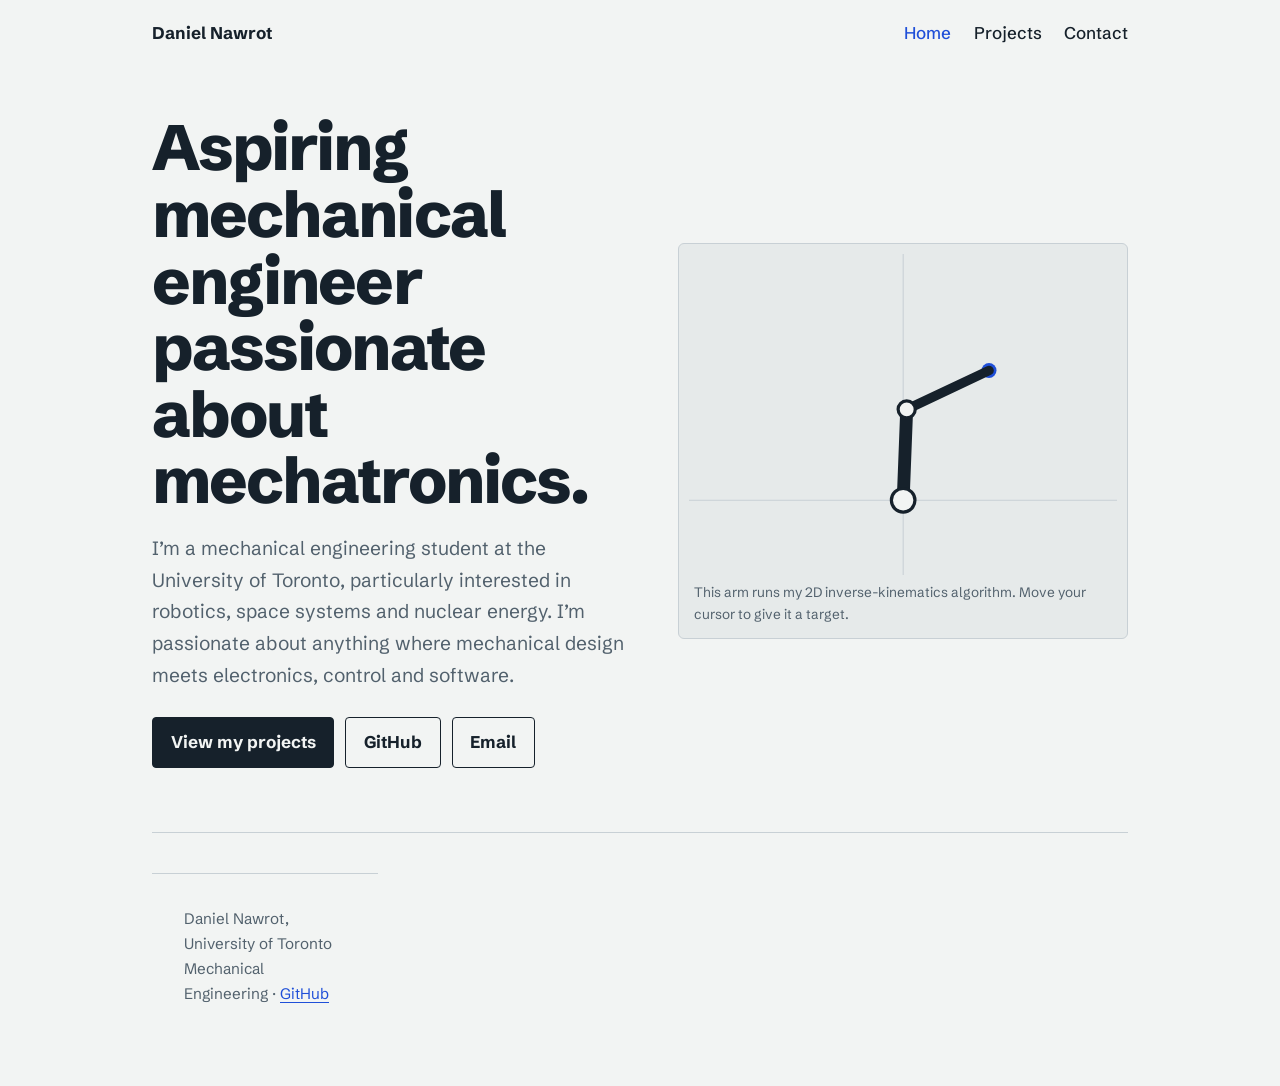
<file: index.html>
<!DOCTYPE html>
<html lang="en">

<head>
    <meta charset="utf-8">
    <meta name="viewport" content="width=device-width, initial-scale=1, viewport-fit=cover">
    <title>Daniel Nawrot | Mechanical Engineering</title>
    <link rel="preconnect" href="https://fonts.googleapis.com">
    <link rel="preconnect" href="https://fonts.gstatic.com" crossorigin>
    <link href="https://fonts.googleapis.com/css2?family=Schibsted+Grotesk:wght@400;500;700;800&display=swap"
        rel="stylesheet">
    <link rel="stylesheet" href="style.css">
</head>

<body>
    <div class="wrap">
        <nav aria-label="Primary"><a href="index.html"><strong>Daniel Nawrot</strong></a>
            <div class="links"><a href="index.html" aria-current="page">Home</a><a href="projects.html">Projects</a><a
                    href="mailto:daniel.nawrot@mail.utoronto.ca">Contact</a></div>
        </nav>
        <main>
            <header class="hero">
                <div>
                    <h1>Aspiring mechanical engineer passionate about mechatronics.</h1>
                    <p class="lede">I’m a mechanical engineering student at the University of Toronto, particularly
                        interested in
                        robotics, space systems and nuclear energy. I’m passionate about anything where mechanical
                        design
                        meets electronics, control and software.</p>
                    <div class="cta"><a class="btn main" href="projects.html">View my projects</a><a class="btn"
                            href="https://github.com/DanielNawrot">GitHub</a><a class="btn"
                            href="mailto:daniel.nawrot@mail.utoronto.ca">Email</a></div>
                </div>
                <div class="rig"><svg id="arm" viewBox="0 0 400 300" role="img"
                        aria-label="Two-link robot arm that follows your cursor using inverse kinematics">
                        <path d="M0 230H400M200 0V300" stroke="var(--rule)" stroke-width="1" />
                        <circle id="tgt" r="7" fill="var(--acc)" />
                        <line id="l1" stroke="var(--ink)" stroke-width="12" stroke-linecap="round" />
                        <line id="l2" stroke="var(--ink)" stroke-width="9" stroke-linecap="round" />
                        <circle cx="200" cy="230" r="11" fill="var(--bg)" stroke="var(--ink)" stroke-width="3" />
                        <circle id="j" r="8" fill="var(--bg)" stroke="var(--ink)" stroke-width="3" />
                    </svg>
                    <p>This arm runs my 2D inverse-kinematics algorithm. Move your cursor to give it a target.</p>
                </div>
            </header>
            <section class="interests" aria-label="Interests">
                <!-- <div><h3>Robotics</h3><p>Kinematics, control and computer vision.</p></div>
<div><h3>Space systems</h3><p>Engineering for extreme environments.</p></div>
<div><h3>Nuclear energy</h3><p>Reactor physics and power systems.</p></div>
<div><h3>Mechatronics</h3><p>Where mechanical, electrical and software meet.</p></div></section></main>
</div> -->
                <footer>
                    <div class="wrap">Daniel Nawrot, University of Toronto Mechanical Engineering &middot; <a
                            href="https://github.com/DanielNawrot">GitHub</a></div>
                </footer>
                <script src="arm.js"></script>
</body>

</html>
</file>
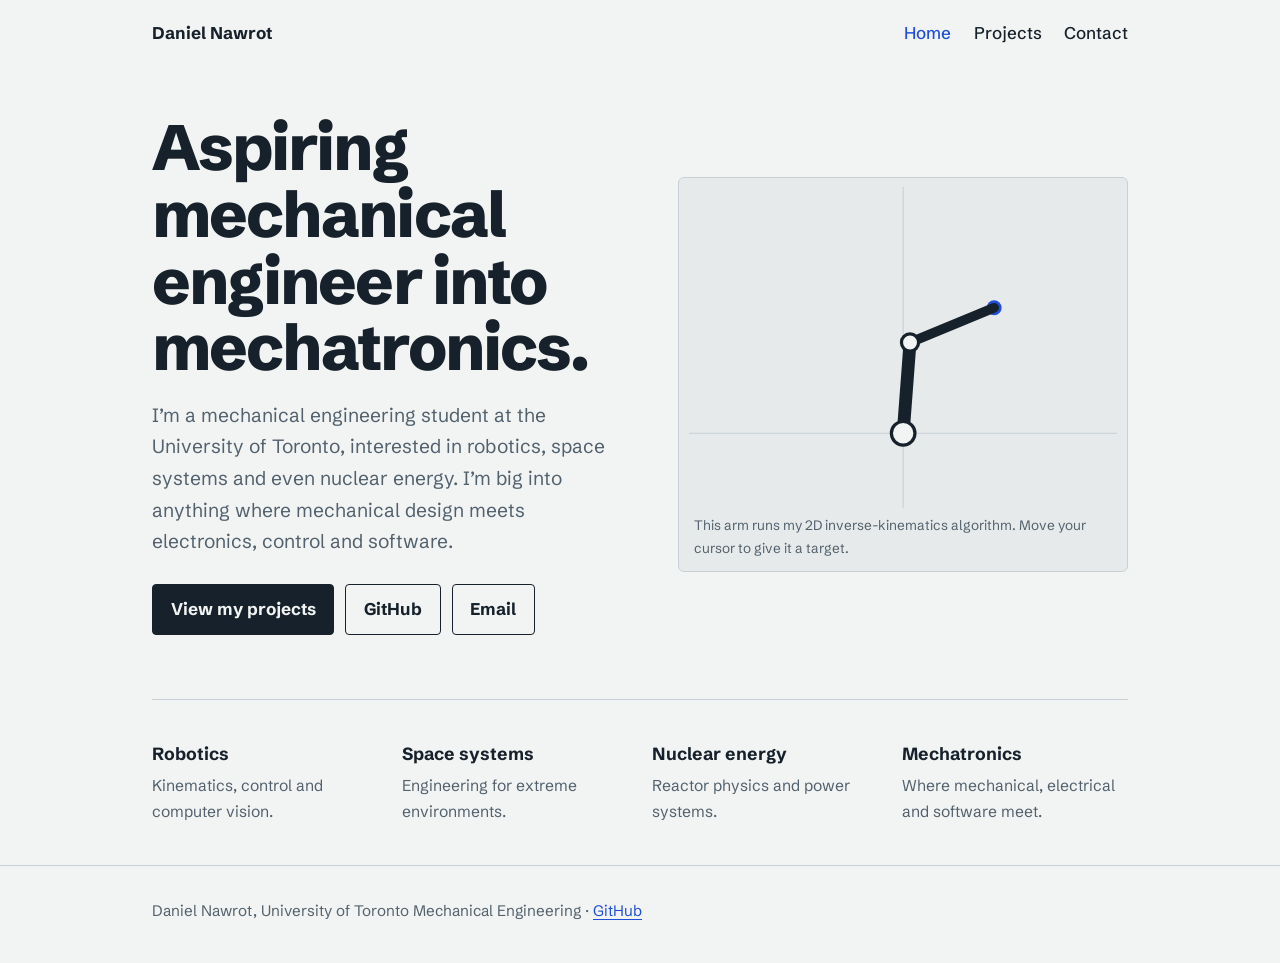
<file: Pages/index.html>
<!DOCTYPE html>
<html lang="en"><head><meta charset="utf-8">
<meta name="viewport" content="width=device-width, initial-scale=1, viewport-fit=cover">
<title>Daniel Nawrot | Mechanical Engineering</title>
<link rel="preconnect" href="https://fonts.googleapis.com"><link rel="preconnect" href="https://fonts.gstatic.com" crossorigin>
<link href="https://fonts.googleapis.com/css2?family=Schibsted+Grotesk:wght@400;500;700;800&display=swap" rel="stylesheet">
<link rel="stylesheet" href="style.css"></head><body>
<div class="wrap"><nav aria-label="Primary"><a href="index.html"><strong>Daniel Nawrot</strong></a>
<div class="links"><a href="index.html" aria-current="page">Home</a><a href="projects.html">Projects</a><a href="mailto:daniel.nawrot@mail.utoronto.ca">Contact</a></div></nav>
<main><header class="hero"><div>
<h1>Aspiring mechanical engineer into mechatronics.</h1>
<p class="lede">I’m a mechanical engineering student at the University of Toronto, interested in robotics, space systems and even nuclear energy. I’m big into anything where mechanical design meets electronics, control and software.</p>
<div class="cta"><a class="btn main" href="projects.html">View my projects</a><a class="btn" href="https://github.com/DanielNawrot">GitHub</a><a class="btn" href="mailto:daniel.nawrot@mail.utoronto.ca">Email</a></div></div>
<div class="rig"><svg id="arm" viewBox="0 0 400 300" role="img" aria-label="Two-link robot arm that follows your cursor using inverse kinematics">
<path d="M0 230H400M200 0V300" stroke="var(--rule)" stroke-width="1"/>
<circle id="tgt" r="7" fill="var(--acc)"/>
<line id="l1" stroke="var(--ink)" stroke-width="12" stroke-linecap="round"/>
<line id="l2" stroke="var(--ink)" stroke-width="9" stroke-linecap="round"/>
<circle cx="200" cy="230" r="11" fill="var(--bg)" stroke="var(--ink)" stroke-width="3"/>
<circle id="j" r="8" fill="var(--bg)" stroke="var(--ink)" stroke-width="3"/></svg>
<p>This arm runs my 2D inverse-kinematics algorithm. Move your cursor to give it a target.</p></div></header>
<section class="interests" aria-label="Interests">
<div><h3>Robotics</h3><p>Kinematics, control and computer vision.</p></div>
<div><h3>Space systems</h3><p>Engineering for extreme environments.</p></div>
<div><h3>Nuclear energy</h3><p>Reactor physics and power systems.</p></div>
<div><h3>Mechatronics</h3><p>Where mechanical, electrical and software meet.</p></div></section></main>
</div>
<footer><div class="wrap">Daniel Nawrot, University of Toronto Mechanical Engineering &middot; <a href="https://github.com/DanielNawrot">GitHub</a></div></footer>
<script src="arm.js"></script>
</body></html>
</file>
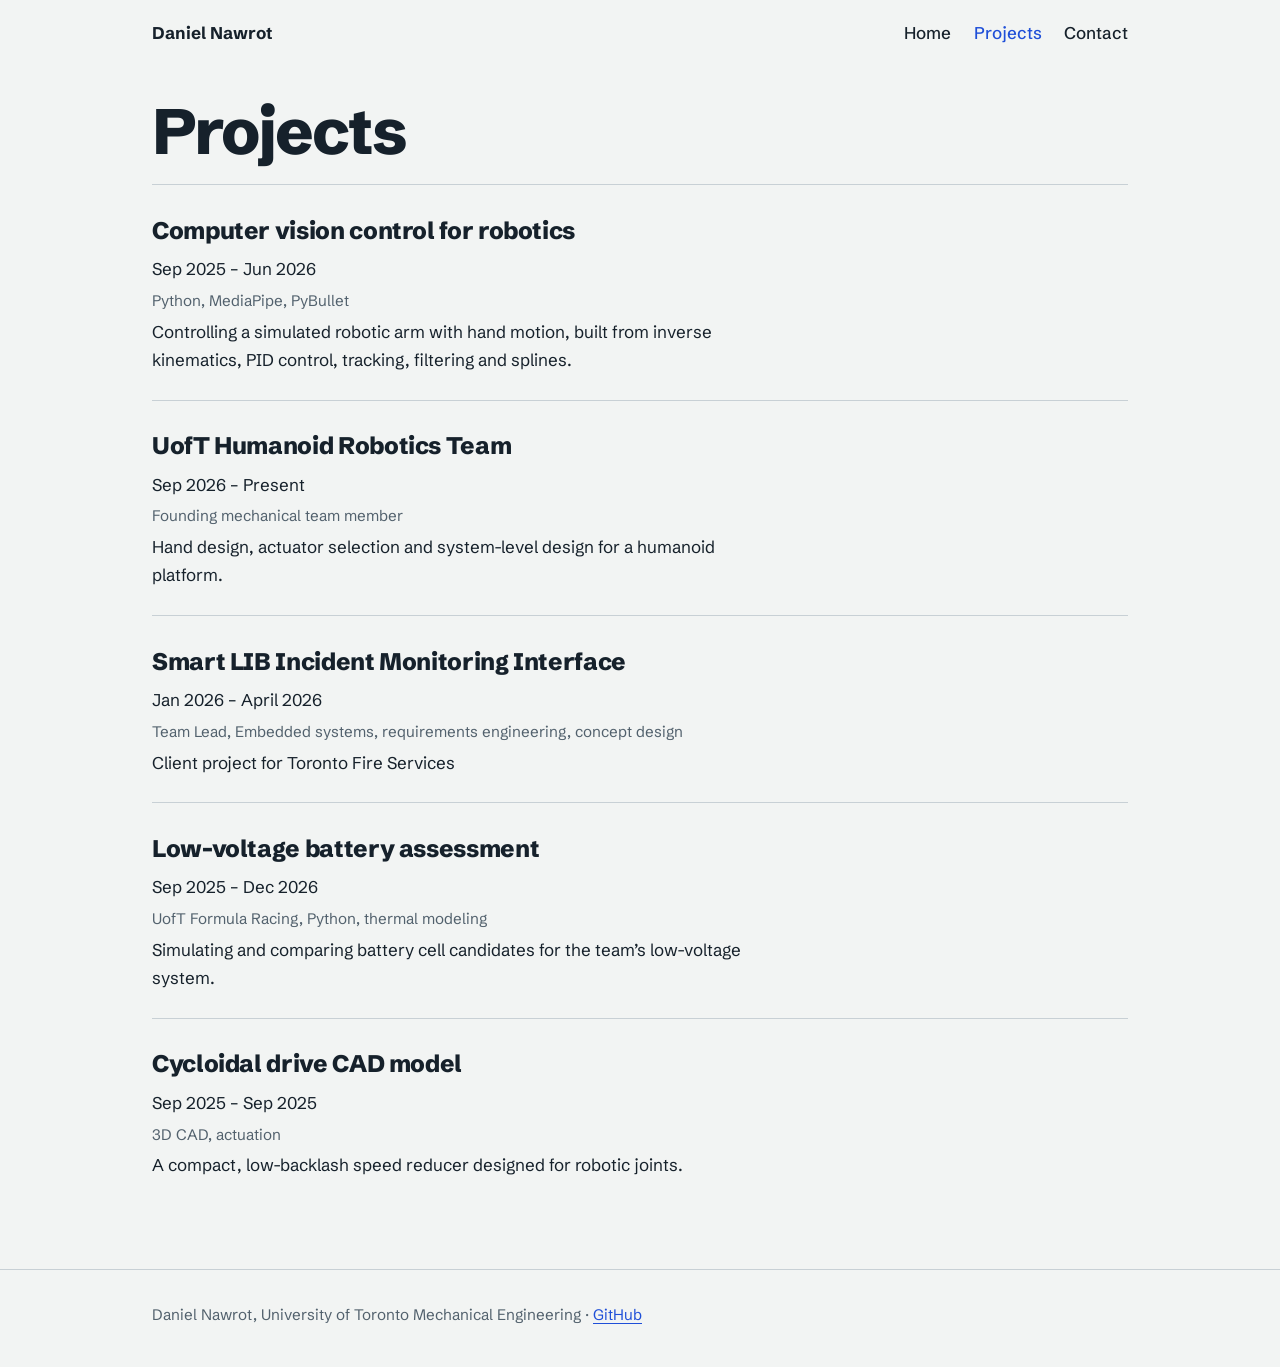
<file: projects.html>
<!DOCTYPE html>
<html lang="en">

<head>
    <meta charset="utf-8">
    <meta name="viewport" content="width=device-width, initial-scale=1, viewport-fit=cover">
    <title>Projects | Daniel Nawrot</title>
    <link rel="preconnect" href="https://fonts.googleapis.com">
    <link rel="preconnect" href="https://fonts.gstatic.com" crossorigin>
    <link href="https://fonts.googleapis.com/css2?family=Schibsted+Grotesk:wght@400;500;700;800&display=swap"
        rel="stylesheet">
    <link rel="stylesheet" href="style.css">
</head>

<body>
    <div class="wrap">
        <nav aria-label="Primary"><a href="index.html"><strong>Daniel Nawrot</strong></a>
            <div class="links"><a href="index.html">Home</a><a href="projects.html" aria-current="page">Projects</a><a
                    href="mailto:daniel.nawrot@mail.utoronto.ca">Contact</a></div>
        </nav>
        <main>
            <h1 style="margin-top:2rem">Projects</h1>
            <ul class="plist">
                <li><a class="t" href="vision-control.html">Computer vision control for robotics</a>
                    <p class="date">Sep 2025 – Jun 2026</p>
                    <p class="tags">Python, MediaPipe, PyBullet</p>
                    <p>Controlling a simulated robotic arm with hand motion, built from inverse kinematics, PID control,
                        tracking, filtering and splines.</p>
                </li>
                <li><a class="t" href="uthr.html">UofT Humanoid Robotics Team</a>
                    <p class="date">Sep 2026 – Present</p>
                    <p class="tags">Founding mechanical team member</p>
                    <p>Hand design, actuator selection and system-level design for a humanoid platform.</p>
                </li>
                <li><a class="t" href="smart-lib-monitor.html">Smart LIB Incident Monitoring Interface</a>
                    <p class="date">Jan 2026 – April 2026</p>
                    <p class="tags">Team Lead, Embedded systems, requirements engineering, concept design</p>
                    <p>Client project for Toronto Fire Services</p>
                </li>
                <li><a class="t" href="battery-assessment.html">Low-voltage battery assessment</a>
                    <p class="date">Sep 2025 – Dec 2026</p>
                    <p class="tags">UofT Formula Racing, Python, thermal modeling</p>
                    <p>Simulating and comparing battery cell candidates for the team’s low-voltage system.</p>
                </li>
                <li><a class="t" href="cycloidal-drive.html">Cycloidal drive CAD model</a>
                    <p class="date">Sep 2025 – Sep 2025</p>
                    <p class="tags">3D CAD, actuation</p>
                    <p>A compact, low-backlash speed reducer designed for robotic joints.</p>
                </li>
            </ul>
        </main>
    </div>
    <footer>
        <div class="wrap">Daniel Nawrot, University of Toronto Mechanical Engineering &middot; <a
                href="https://github.com/DanielNawrot">GitHub</a></div>
    </footer>
</body>

</html>
</file>
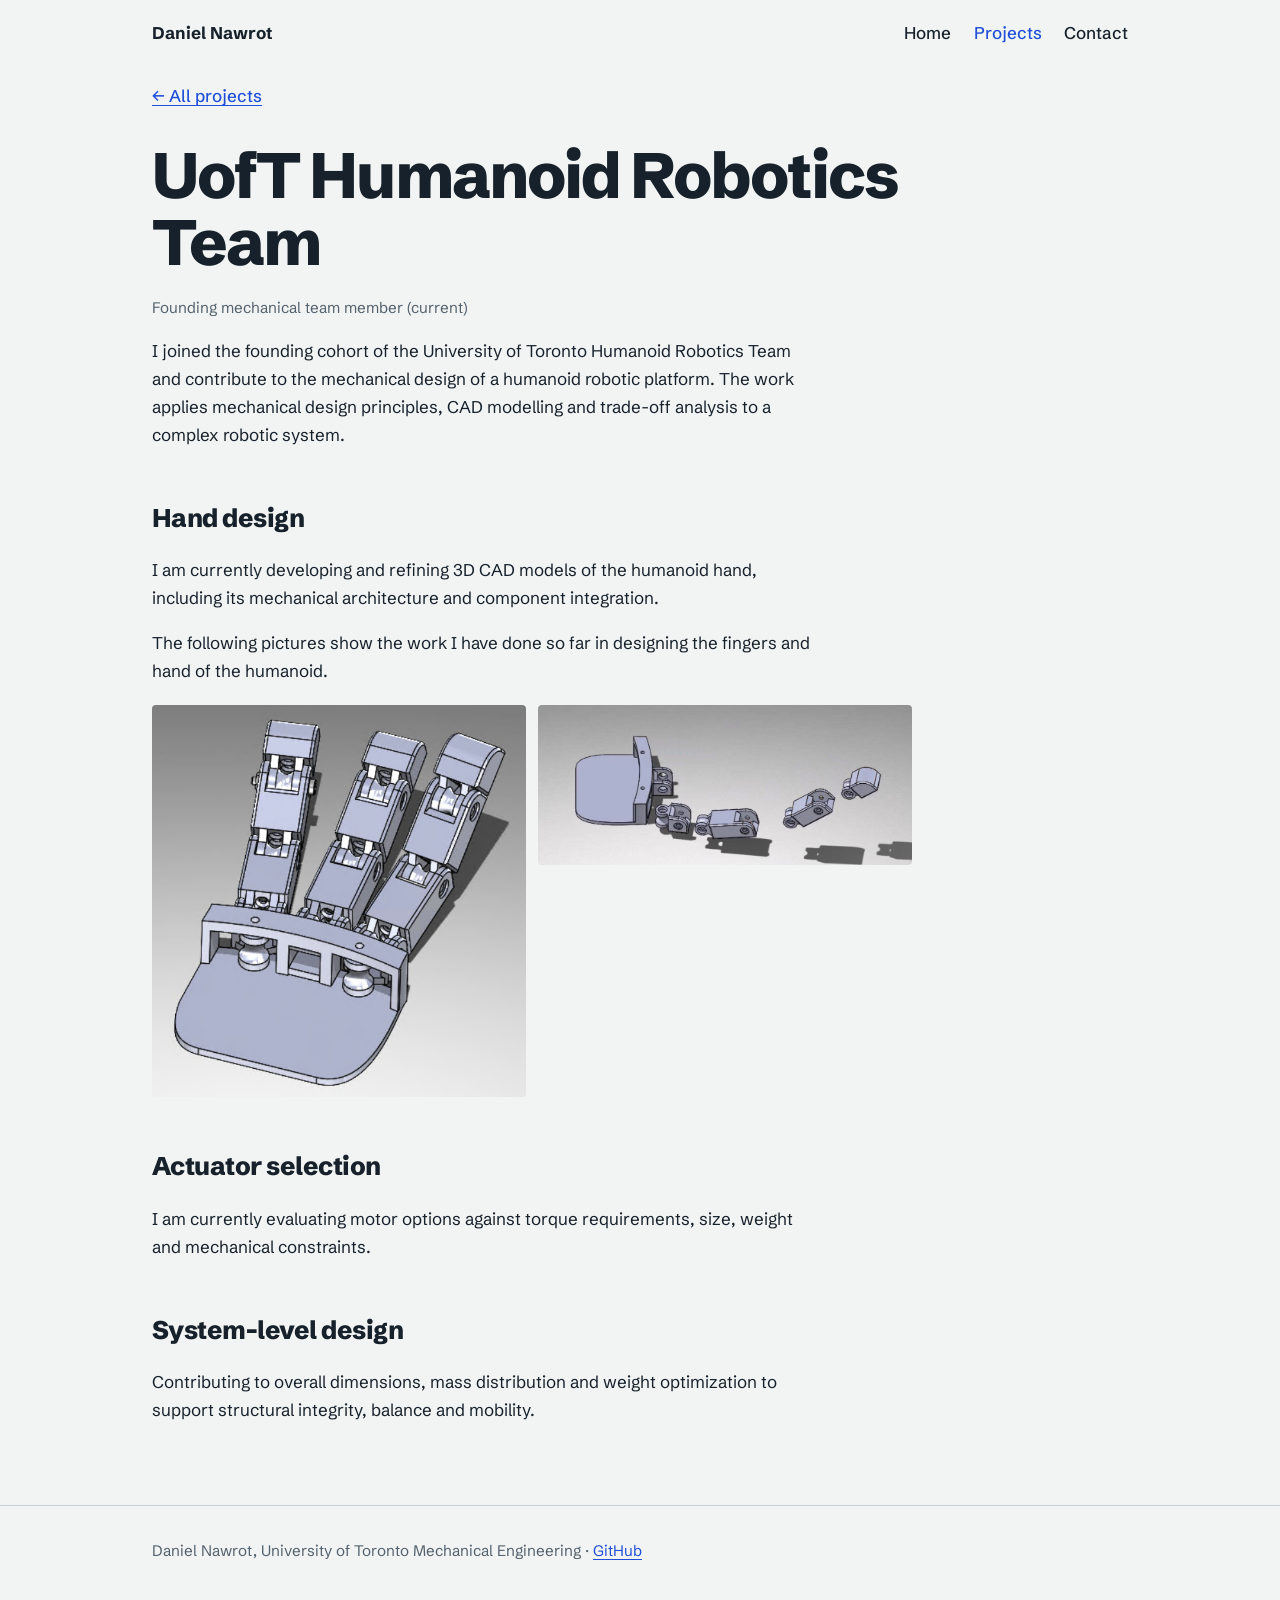
<file: uthr.html>
<!DOCTYPE html>
<html lang="en">

<head>
    <meta charset="utf-8">
    <meta name="viewport" content="width=device-width, initial-scale=1, viewport-fit=cover">
    <title>UofT Humanoid Robotics Team | Daniel Nawrot</title>
    <link rel="preconnect" href="https://fonts.googleapis.com">
    <link rel="preconnect" href="https://fonts.gstatic.com" crossorigin>
    <link href="https://fonts.googleapis.com/css2?family=Schibsted+Grotesk:wght@400;500;700;800&display=swap"
        rel="stylesheet">
    <link rel="stylesheet" href="style.css">
</head>

<body>
    <div class="wrap">
        <nav aria-label="Primary"><a href="index.html"><strong>Daniel Nawrot</strong></a>
            <div class="links"><a href="index.html">Home</a><a href="projects.html" aria-current="page">Projects</a><a
                    href="mailto:daniel.nawrot@mail.utoronto.ca">Contact</a></div>
        </nav>
        <main class="page"><a class="back" href="projects.html">&larr; All projects</a>
            <h1>UofT Humanoid Robotics Team</h1>
            <p class="tags">Founding mechanical team member (current)</p>
            <p>I joined the founding cohort of the University of Toronto Humanoid Robotics Team and contribute to the
                mechanical design of a humanoid robotic platform. The work applies mechanical design principles, CAD
                modelling and trade-off analysis to a complex robotic system.</p>
            <h2>Hand design</h2>
            <p>I am currently developing and refining 3D CAD models of the humanoid hand, including its mechanical
                architecture and
                component integration.</p>
            <p>The following pictures show the work I have done so far in designing the fingers and hand of the
                humanoid.</p>
            <div class="gallery"><img src="Pictures/UTHR_Hand_1.png" alt="CAD model of the humanoid hand"
                    loading="lazy"><img src="Pictures/UTHR_Hand_Exploded.png"
                    alt="Exploded view of the humanoid hand assembly" loading="lazy"></div>
            <h2>Actuator selection</h2>
            <p>I am currently evaluating motor options against torque requirements, size, weight and mechanical
                constraints.</p>
            <h2>System-level design</h2>
            <p>Contributing to overall dimensions, mass distribution and weight optimization to support structural
                integrity, balance and mobility.</p>
            <!-- Add: specific design decisions, trade-offs and results you can share. -->
        </main>
    </div>
    <footer>
        <div class="wrap">Daniel Nawrot, University of Toronto Mechanical Engineering &middot; <a
                href="https://github.com/DanielNawrot">GitHub</a></div>
    </footer>
</body>

</html>
</file>
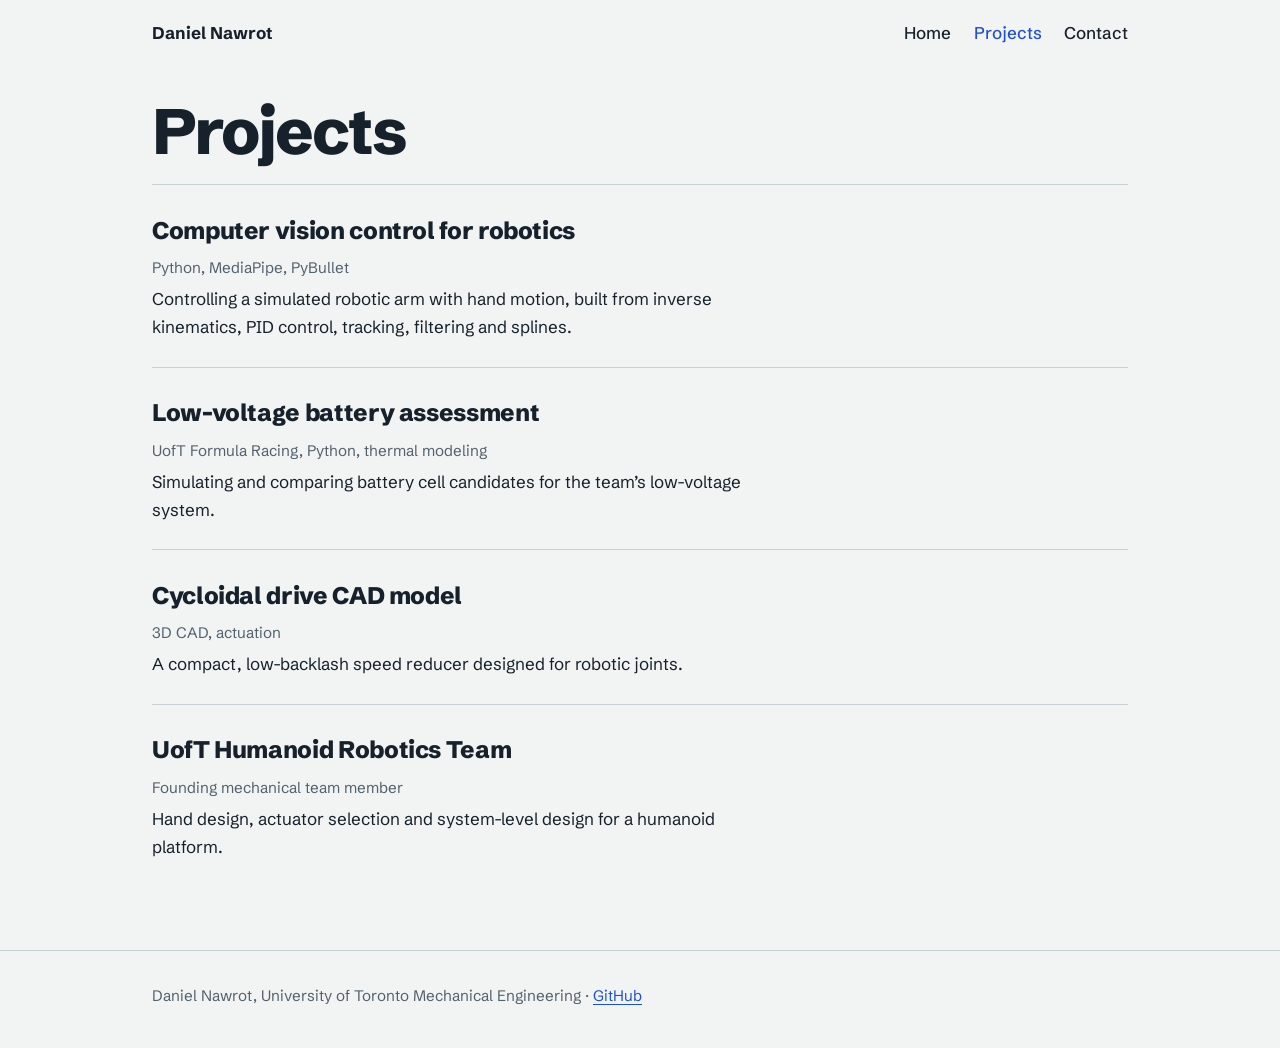
<file: Pages/projects.html>
<!DOCTYPE html>
<html lang="en"><head><meta charset="utf-8">
<meta name="viewport" content="width=device-width, initial-scale=1, viewport-fit=cover">
<title>Projects | Daniel Nawrot</title>
<link rel="preconnect" href="https://fonts.googleapis.com"><link rel="preconnect" href="https://fonts.gstatic.com" crossorigin>
<link href="https://fonts.googleapis.com/css2?family=Schibsted+Grotesk:wght@400;500;700;800&display=swap" rel="stylesheet">
<link rel="stylesheet" href="style.css"></head><body>
<div class="wrap"><nav aria-label="Primary"><a href="index.html"><strong>Daniel Nawrot</strong></a>
<div class="links"><a href="index.html">Home</a><a href="projects.html" aria-current="page">Projects</a><a href="mailto:daniel.nawrot@mail.utoronto.ca">Contact</a></div></nav>
<main><h1 style="margin-top:2rem">Projects</h1>
<ul class="plist">
<li><a class="t" href="vision-control.html">Computer vision control for robotics</a><p class="tags">Python, MediaPipe, PyBullet</p><p>Controlling a simulated robotic arm with hand motion, built from inverse kinematics, PID control, tracking, filtering and splines.</p></li>
<li><a class="t" href="battery-assessment.html">Low-voltage battery assessment</a><p class="tags">UofT Formula Racing, Python, thermal modeling</p><p>Simulating and comparing battery cell candidates for the team’s low-voltage system.</p></li>
<li><a class="t" href="cycloidal-drive.html">Cycloidal drive CAD model</a><p class="tags">3D CAD, actuation</p><p>A compact, low-backlash speed reducer designed for robotic joints.</p></li>
<li><a class="t" href="uthr.html">UofT Humanoid Robotics Team</a><p class="tags">Founding mechanical team member</p><p>Hand design, actuator selection and system-level design for a humanoid platform.</p></li></ul></main>
</div>
<footer><div class="wrap">Daniel Nawrot, University of Toronto Mechanical Engineering &middot; <a href="https://github.com/DanielNawrot">GitHub</a></div></footer>
</body></html>
</file>
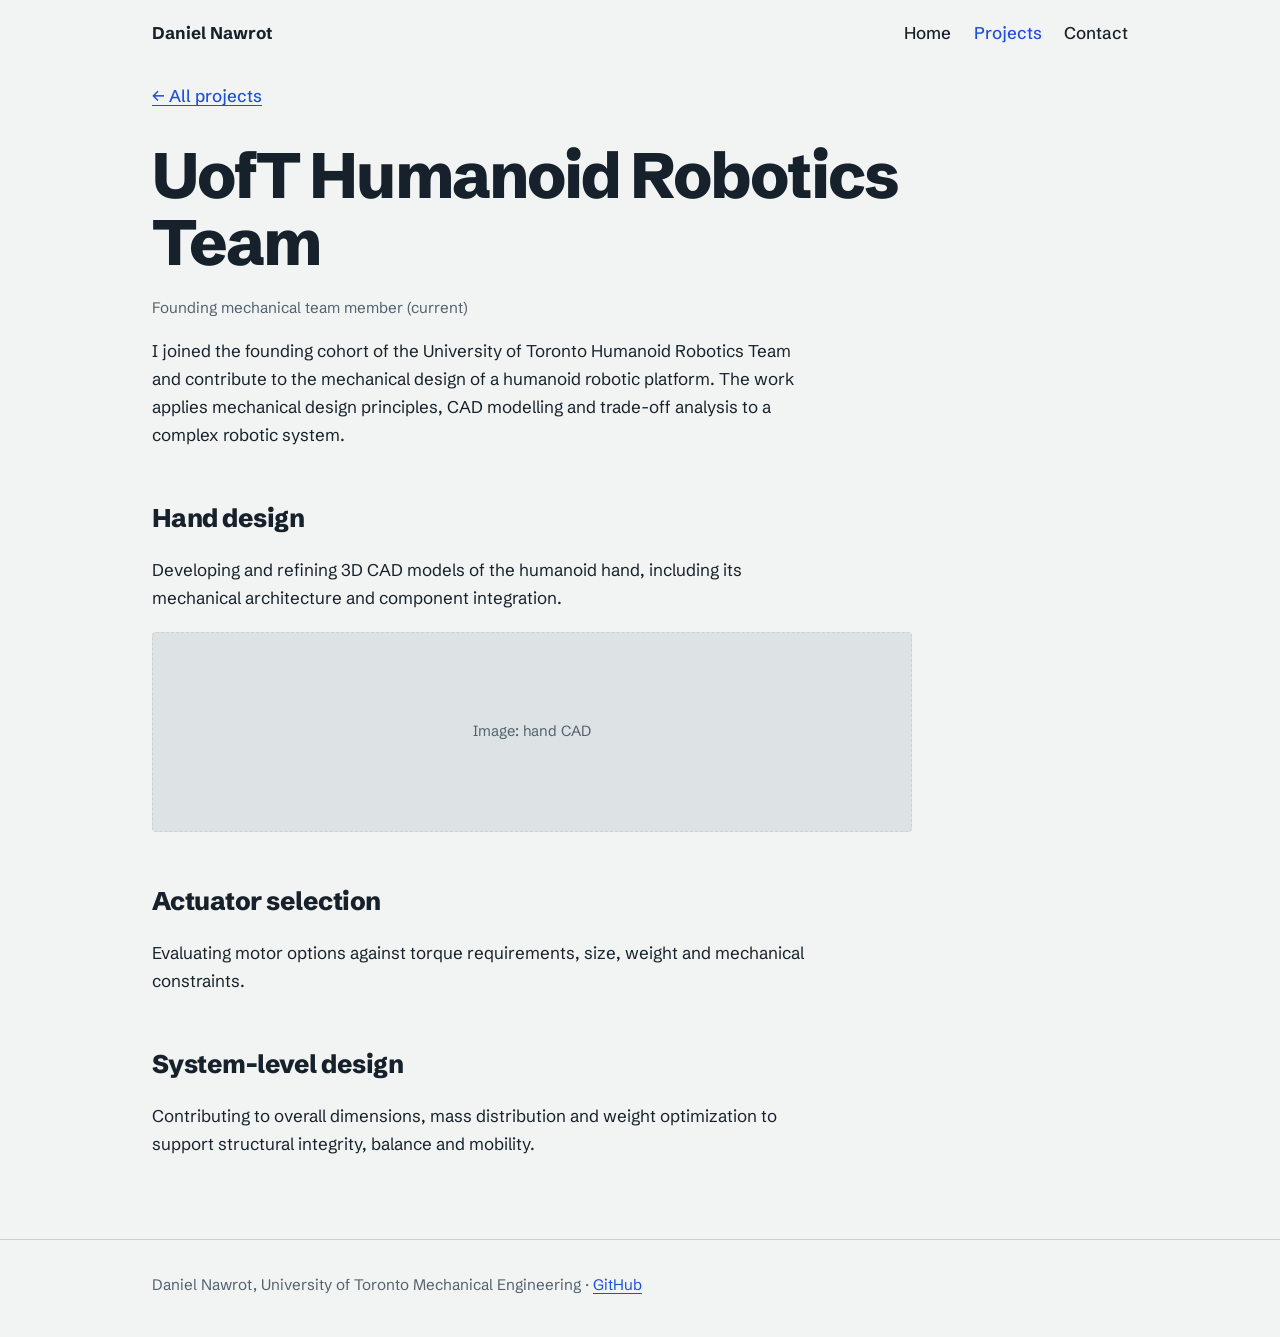
<file: Pages/uthr.html>
<!DOCTYPE html>
<html lang="en"><head><meta charset="utf-8">
<meta name="viewport" content="width=device-width, initial-scale=1, viewport-fit=cover">
<title>UofT Humanoid Robotics Team | Daniel Nawrot</title>
<link rel="preconnect" href="https://fonts.googleapis.com"><link rel="preconnect" href="https://fonts.gstatic.com" crossorigin>
<link href="https://fonts.googleapis.com/css2?family=Schibsted+Grotesk:wght@400;500;700;800&display=swap" rel="stylesheet">
<link rel="stylesheet" href="style.css"></head><body>
<div class="wrap"><nav aria-label="Primary"><a href="index.html"><strong>Daniel Nawrot</strong></a>
<div class="links"><a href="index.html">Home</a><a href="projects.html" aria-current="page">Projects</a><a href="mailto:daniel.nawrot@mail.utoronto.ca">Contact</a></div></nav>
<main class="page"><a class="back" href="projects.html">&larr; All projects</a>
<h1>UofT Humanoid Robotics Team</h1>
<p class="tags">Founding mechanical team member (current)</p>
<p>I joined the founding cohort of the University of Toronto Humanoid Robotics Team and contribute to the mechanical design of a humanoid robotic platform. The work applies mechanical design principles, CAD modelling and trade-off analysis to a complex robotic system.</p>
<h2>Hand design</h2><p>Developing and refining 3D CAD models of the humanoid hand, including its mechanical architecture and component integration.</p><div class="ph">Image: hand CAD</div>
<h2>Actuator selection</h2><p>Evaluating motor options against torque requirements, size, weight and mechanical constraints.</p>
<h2>System-level design</h2><p>Contributing to overall dimensions, mass distribution and weight optimization to support structural integrity, balance and mobility.</p>
<!-- Add: specific design decisions, trade-offs and results you can share. --></main>
</div>
<footer><div class="wrap">Daniel Nawrot, University of Toronto Mechanical Engineering &middot; <a href="https://github.com/DanielNawrot">GitHub</a></div></footer>
</body></html>
</file>
<file: style.css>
:root{--bg:#f2f4f3;--ink:#16212b;--mute:#52616d;--rule:#c8d0d5;--acc:#1f4fd8;--panel:#e6eaea;--ph:#dde3e4;
box-sizing:border-box;padding-top:env(safe-area-inset-top,0px);padding-bottom:env(safe-area-inset-bottom,0px)}
@media(prefers-color-scheme:dark){:root:not([data-theme="light"]){--bg:#10171d;--ink:#e8edf0;--mute:#9aa9b4;--rule:#2c3a45;--acc:#7da2ff;--panel:#18222a;--ph:#1c2830}}
*,*::before,*::after{box-sizing:inherit}
html{scroll-padding-top:env(safe-area-inset-top,0px)}
body{margin:0;background:var(--bg);color:var(--ink);font:400 1.0625rem/1.65 "Schibsted Grotesk",system-ui,-apple-system,"Segoe UI",sans-serif}
a{color:var(--acc);text-underline-offset:3px}
a:focus-visible{outline:2px solid var(--acc);outline-offset:3px}
.wrap{max-width:1040px;margin:0 auto;padding:0 clamp(1.1rem,4vw,2rem)}
nav{display:flex;justify-content:space-between;align-items:center;padding:1.2rem 0;font-weight:500}
nav .links{display:flex;gap:1.4rem}
nav a{color:var(--ink);text-decoration:none}
nav a:hover,nav a[aria-current]{color:var(--acc)}
h1{font-size:clamp(2.3rem,6vw,4rem);line-height:1.04;letter-spacing:-.03em;font-weight:800;margin:0 0 1.2rem}
h2{font-size:1.6rem;letter-spacing:-.02em;margin:3rem 0 .8rem;font-weight:800}
h3{font-size:1.2rem;margin:2rem 0 .5rem}
.hero{display:grid;grid-template-columns:1.1fr 1fr;gap:2rem;align-items:center;padding:3rem 0 4rem}
.lede{font-size:1.2rem;color:var(--mute);max-width:40ch;margin:0 0 1.6rem}
.cta{display:flex;flex-wrap:wrap;gap:.7rem}
.btn{display:inline-block;padding:.65rem 1.1rem;border:1.5px solid var(--ink);border-radius:4px;color:var(--ink);text-decoration:none;font-weight:700}
.btn.main{background:var(--ink);color:var(--bg)}
.btn:hover{border-color:var(--acc);color:var(--acc)}
.btn.main:hover{background:var(--acc);color:var(--bg)}
.rig{background:var(--panel);border:1px solid var(--rule);border-radius:6px;padding:.6rem}
.rig svg{display:block;width:100%;height:auto;touch-action:none}
.rig p{margin:.4rem .3rem .1rem;font-size:.85rem;color:var(--mute)}
.interests{border-top:1px solid var(--rule);padding:2.5rem 0;display:grid;grid-template-columns:repeat(4,1fr);gap:1.5rem}
.interests h3{margin:0 0 .3rem;font-size:1.1rem}
.interests p{margin:0;color:var(--mute);font-size:.98rem}
.plist{margin:1rem 0 4rem;padding:0;list-style:none}
.plist li{border-top:1px solid var(--rule);padding:1.6rem 0}
.plist a.t{font-size:1.5rem;font-weight:800;letter-spacing:-.015em;color:var(--ink);text-decoration:none}
.plist a.t:hover{color:var(--acc)}
.plist p{margin:.3rem 0 0;max-width:62ch}
.tags{color:var(--mute);font-size:.95rem;margin:0 0 1rem}
.page{max-width:760px;padding-bottom:4rem}
.back{display:inline-block;margin:1rem 0 2rem;font-weight:500}
.page p,.page li{max-width:66ch}
.page li{margin-bottom:.4rem}
.eq{font-family:ui-monospace,Menlo,Consolas,monospace;font-size:.92rem;background:var(--panel);border-left:3px solid var(--acc);padding:.7rem .9rem;margin:1rem 0;overflow-x:auto;white-space:pre}
.ph{margin:1.2rem 0;min-height:200px;background:var(--ph);border:1.5px dashed var(--rule);border-radius:4px;display:flex;align-items:center;justify-content:center;text-align:center;padding:1rem;color:var(--mute);font-size:.92rem}
figure.img{margin:1.2rem 0}
figure.img img{width:100%;height:auto;border-radius:4px}
figcaption{color:var(--mute);font-size:.9rem;margin-top:.4rem}
footer{border-top:1px solid var(--rule);padding:2rem 0 2.5rem;color:var(--mute);font-size:.95rem}
@media(max-width:820px){.hero{grid-template-columns:1fr;padding-top:1.5rem}.interests{grid-template-columns:1fr 1fr}}
.gallery{display:grid;grid-template-columns:1fr 1fr;gap:.8rem;margin:1.2rem 0}
.gallery img,.page video{width:100%;height:auto;border-radius:4px;display:block;background:var(--panel)}
.page video{margin:1.2rem 0}
@media(max-width:560px){.gallery{grid-template-columns:1fr}}
.eq.math{font-family:inherit;white-space:normal;font-size:1.05rem;border-left-width:3px;padding:.3rem .9rem}
.eq.math .katex-display{margin:.6em 0}
.glance{display:grid;grid-template-columns:repeat(2,1fr);gap:.2rem 2rem;margin:1.5rem 0 2rem;padding:1rem 0;border-top:1px solid var(--rule);border-bottom:1px solid var(--rule)}
.glance div{padding:.4rem 0}
.glance dt{font-size:.82rem;text-transform:uppercase;letter-spacing:.06em;color:var(--mute)}
.glance dd{margin:0;font-weight:500}
.tw{overflow-x:auto;margin:1.2rem 0}
.tw table{border-collapse:collapse;width:100%;font-size:.95rem}
.tw th,.tw td{border:1px solid var(--rule);padding:.5rem .7rem;text-align:left;vertical-align:top}
.tw th{background:var(--panel);font-weight:700}
.tw td.c,.tw th.c{text-align:center;white-space:nowrap}
.callout{border-left:3px solid var(--acc);background:var(--panel);padding:.8rem 1rem;margin:1.4rem 0}
.callout p{margin:0}
@media(max-width:560px){.glance{grid-template-columns:1fr}}
</file>
<file: Pages/style.css>
:root{--bg:#f2f4f3;--ink:#16212b;--mute:#52616d;--rule:#c8d0d5;--acc:#1f4fd8;--panel:#e6eaea;--ph:#dde3e4;
box-sizing:border-box;padding-top:env(safe-area-inset-top,0px);padding-bottom:env(safe-area-inset-bottom,0px)}
@media(prefers-color-scheme:dark){:root:not([data-theme="light"]){--bg:#10171d;--ink:#e8edf0;--mute:#9aa9b4;--rule:#2c3a45;--acc:#7da2ff;--panel:#18222a;--ph:#1c2830}}
*,*::before,*::after{box-sizing:inherit}
html{scroll-padding-top:env(safe-area-inset-top,0px)}
body{margin:0;background:var(--bg);color:var(--ink);font:400 1.0625rem/1.65 "Schibsted Grotesk",system-ui,-apple-system,"Segoe UI",sans-serif}
a{color:var(--acc);text-underline-offset:3px}
a:focus-visible{outline:2px solid var(--acc);outline-offset:3px}
.wrap{max-width:1040px;margin:0 auto;padding:0 clamp(1.1rem,4vw,2rem)}
nav{display:flex;justify-content:space-between;align-items:center;padding:1.2rem 0;font-weight:500}
nav .links{display:flex;gap:1.4rem}
nav a{color:var(--ink);text-decoration:none}
nav a:hover,nav a[aria-current]{color:var(--acc)}
h1{font-size:clamp(2.3rem,6vw,4rem);line-height:1.04;letter-spacing:-.03em;font-weight:800;margin:0 0 1.2rem}
h2{font-size:1.6rem;letter-spacing:-.02em;margin:3rem 0 .8rem;font-weight:800}
h3{font-size:1.2rem;margin:2rem 0 .5rem}
.hero{display:grid;grid-template-columns:1.1fr 1fr;gap:2rem;align-items:center;padding:3rem 0 4rem}
.lede{font-size:1.2rem;color:var(--mute);max-width:40ch;margin:0 0 1.6rem}
.cta{display:flex;flex-wrap:wrap;gap:.7rem}
.btn{display:inline-block;padding:.65rem 1.1rem;border:1.5px solid var(--ink);border-radius:4px;color:var(--ink);text-decoration:none;font-weight:700}
.btn.main{background:var(--ink);color:var(--bg)}
.btn:hover{border-color:var(--acc);color:var(--acc)}
.btn.main:hover{background:var(--acc);color:var(--bg)}
.rig{background:var(--panel);border:1px solid var(--rule);border-radius:6px;padding:.6rem}
.rig svg{display:block;width:100%;height:auto;touch-action:none}
.rig p{margin:.4rem .3rem .1rem;font-size:.85rem;color:var(--mute)}
.interests{border-top:1px solid var(--rule);padding:2.5rem 0;display:grid;grid-template-columns:repeat(4,1fr);gap:1.5rem}
.interests h3{margin:0 0 .3rem;font-size:1.1rem}
.interests p{margin:0;color:var(--mute);font-size:.98rem}
.plist{margin:1rem 0 4rem;padding:0;list-style:none}
.plist li{border-top:1px solid var(--rule);padding:1.6rem 0}
.plist a.t{font-size:1.5rem;font-weight:800;letter-spacing:-.015em;color:var(--ink);text-decoration:none}
.plist a.t:hover{color:var(--acc)}
.plist p{margin:.3rem 0 0;max-width:62ch}
.tags{color:var(--mute);font-size:.95rem;margin:0 0 1rem}
.page{max-width:760px;padding-bottom:4rem}
.back{display:inline-block;margin:1rem 0 2rem;font-weight:500}
.page p,.page li{max-width:66ch}
.page li{margin-bottom:.4rem}
.eq{font-family:ui-monospace,Menlo,Consolas,monospace;font-size:.92rem;background:var(--panel);border-left:3px solid var(--acc);padding:.7rem .9rem;margin:1rem 0;overflow-x:auto;white-space:pre}
.ph{margin:1.2rem 0;min-height:200px;background:var(--ph);border:1.5px dashed var(--rule);border-radius:4px;display:flex;align-items:center;justify-content:center;text-align:center;padding:1rem;color:var(--mute);font-size:.92rem}
figure.img{margin:1.2rem 0}
figure.img img{width:100%;height:auto;border-radius:4px}
figcaption{color:var(--mute);font-size:.9rem;margin-top:.4rem}
footer{border-top:1px solid var(--rule);padding:2rem 0 2.5rem;color:var(--mute);font-size:.95rem}
@media(max-width:820px){.hero{grid-template-columns:1fr;padding-top:1.5rem}.interests{grid-template-columns:1fr 1fr}}
.gallery{display:grid;grid-template-columns:1fr 1fr;gap:.8rem;margin:1.2rem 0}
.gallery img,.page video{width:100%;height:auto;border-radius:4px;display:block;background:var(--panel)}
.page video{margin:1.2rem 0}
@media(max-width:560px){.gallery{grid-template-columns:1fr}}
</file>
